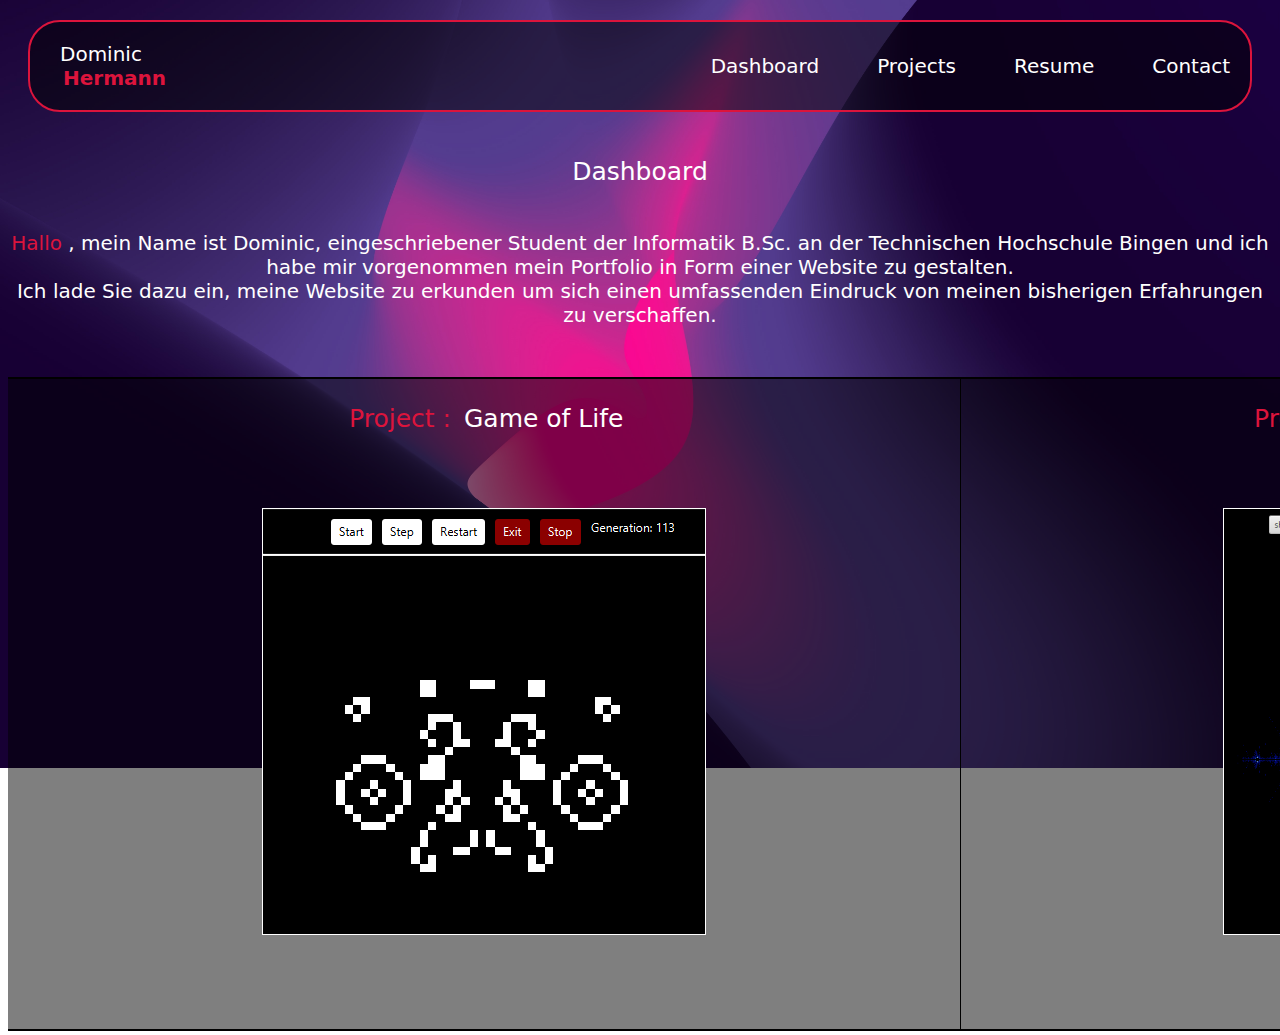
<file: index.html>
<!DOCTYPE html>
<html lang="en">
<head>
    <meta charset="UTF-8">
    <meta name="viewport" content="width=device-width, initial-scale=1.0">
    <title>Portfolio | Dominic Hermann</title>
    <link rel="stylesheet" href="styles.css">
</head>
<body>
    
    <!---Navigation-Bar-->
    <div class="nav-bar">
        <div class="logo"><span>Dominic </span><span class="surname">Hermann</span></div>
        <div class="nav-children nav child1"> <a href="index.html">Dashboard</a></div>
        <div class="nav-children nav child2"> <a href="projects.html">Projects</a> </div>
        <div class="nav-children nav child4"><a href="resume.html">Resume</a></div>
        <div class="nav-children nav child5"><a href="about.html">Contact</a></div>
    </div>

    <!---Dashboard-->
    <div class="dashboard">
        <div class="dash-item headline"><p>Dashboard</p></div>
        <div class="description">
            <p> <span style="color: crimson;">Hallo </span>, mein Name ist Dominic, eingeschriebener Student der Informatik B.Sc. an der Technischen Hochschule Bingen
            und ich habe mir vorgenommen mein Portfolio in Form einer Website zu gestalten. <br>
             Ich lade Sie dazu ein, meine Website zu erkunden um sich einen umfassenden Eindruck von meinen bisherigen Erfahrungen zu verschaffen.</p>
        </div>
        <div class="dash-item dash-item-content">
            <div class="content-item content-item1">
                <p class="content-item1-headline"><span class="cih1span">Project : </span>Game of Life</p>
                <img class="project-img" src="GameOfLife_pic.png" alt="">
            </div>
            <div class="content-item content-item2">
                <p class="content-item2-headline"><span class="cih1span">Project : </span>Mandelbrot-Julia-Set</p>
                <img class="project-img2" src="Mandelbrot_pic.png" alt="">
            </div>
        </div>
        
    </div>
    
    <script src="index.js"></script>
</body>
</html>
</file>
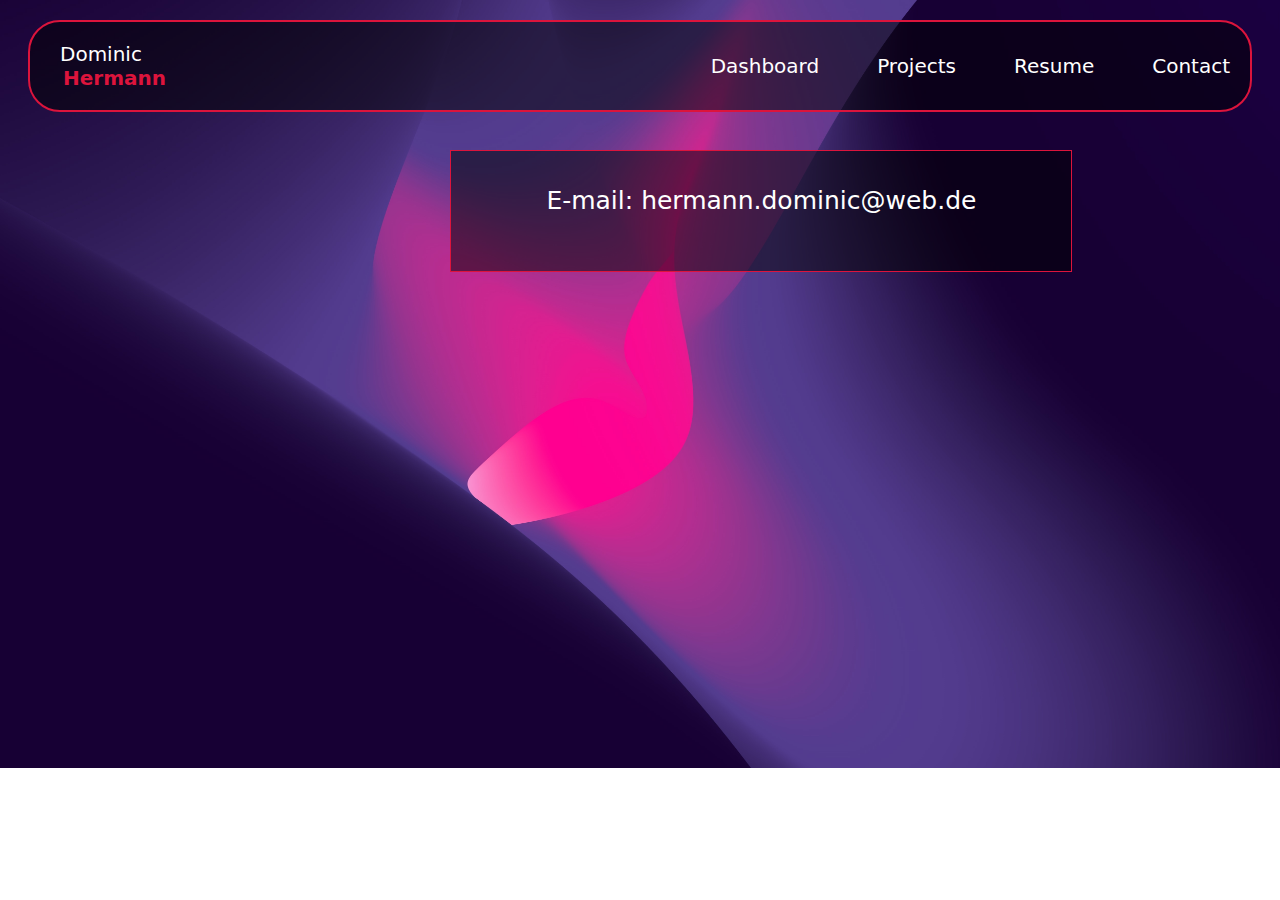
<file: about.html>
<!DOCTYPE html>
<html lang="en">
    <head>
        <meta charset="UTF-8">
        <meta name="viewport" content="width=device-width, initial-scale=1.0">
        <title>Portofile | Dominic Hermann</title>
        <link rel="stylesheet" href="styles.css">
    </head>
<body>

    <!---Navigation-Bar-->
    <div class="nav-bar">
        <div class="logo"><span>Dominic </span><span class="surname">Hermann</span></div>
        <div class="nav-children nav child1"> <a href="index.html">Dashboard</a></div>
        <div class="nav-children nav child2"> <a href="projects.html">Projects</a> </div>
        <div class="nav-children nav child4"><a href="resume.html">Resume</a></div>
        <div class="nav-children nav child5"><a href="about.html">Contact</a></div>
    </div>

    <div class="contact-info">
        <p>
            E-mail: hermann.dominic@web.de
        </p>
    </div>
    
    <script src="index.js"></script>
</body>
</html>
</file>
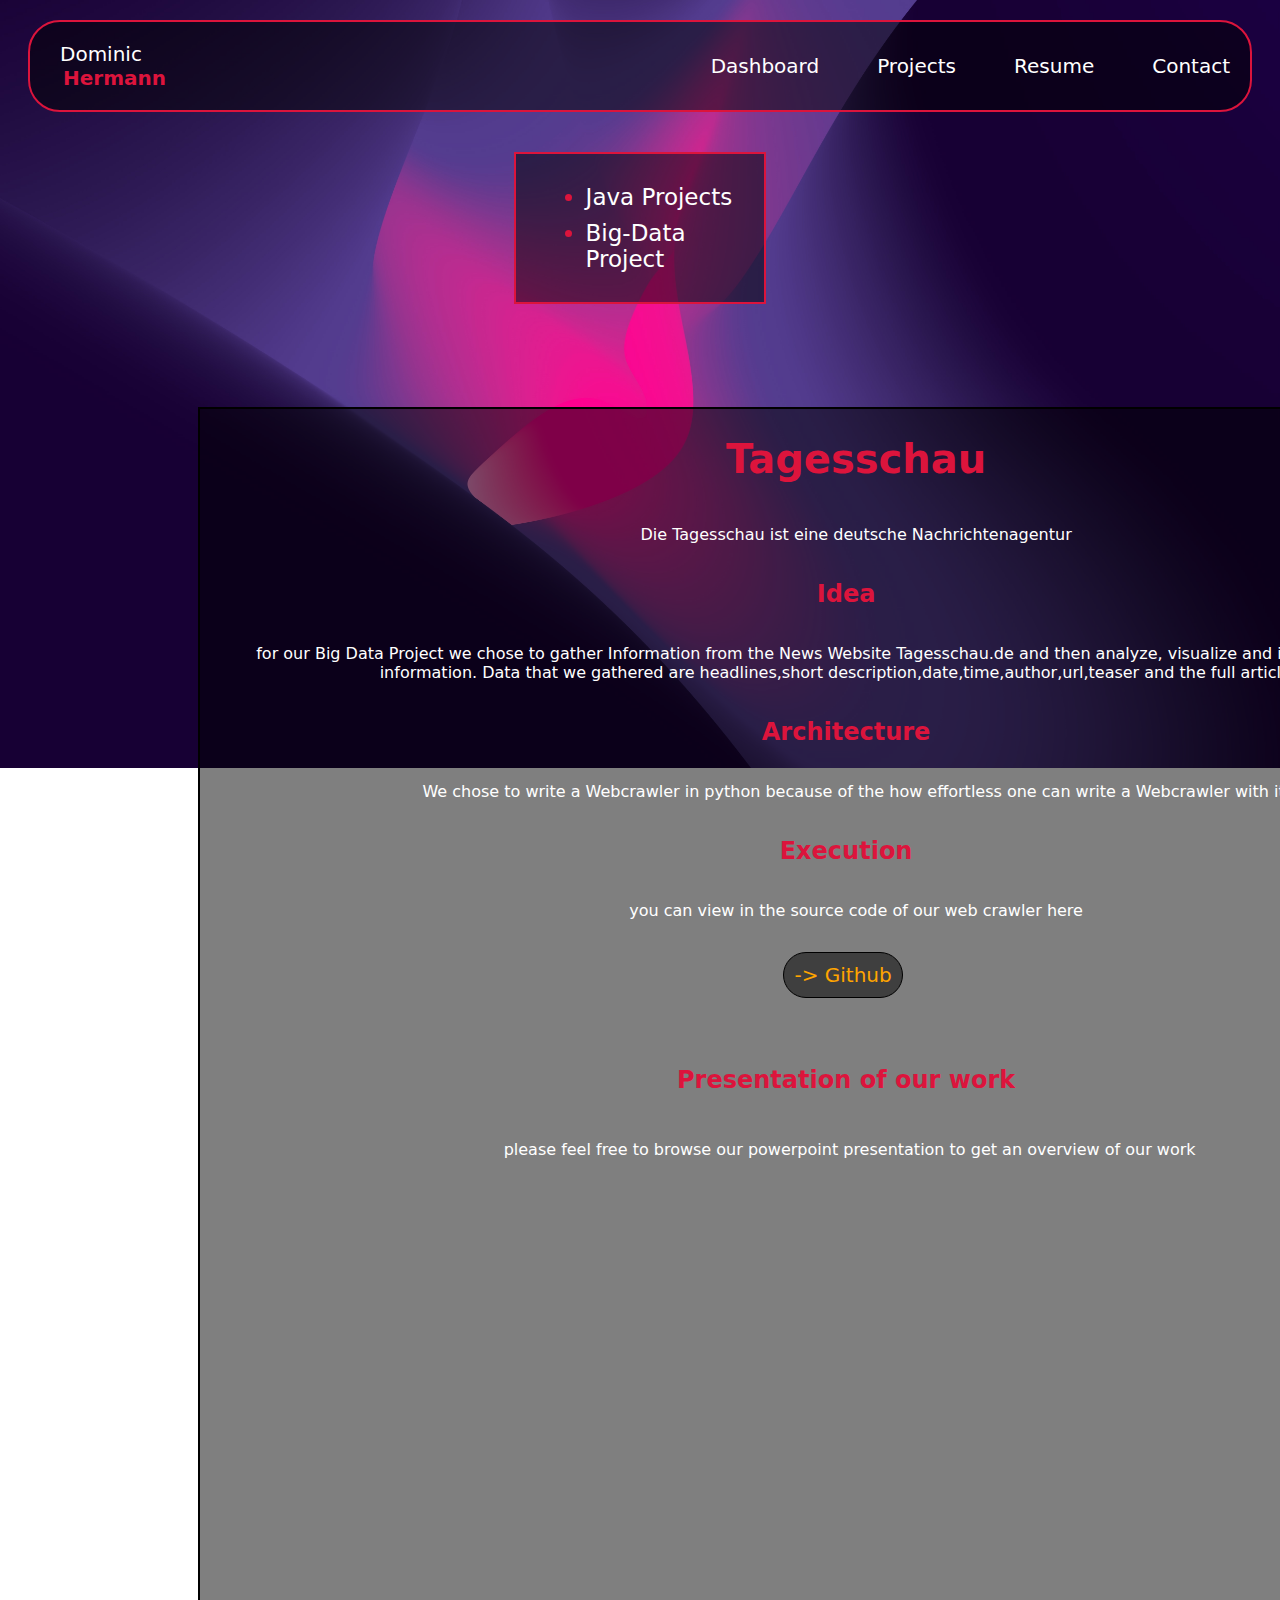
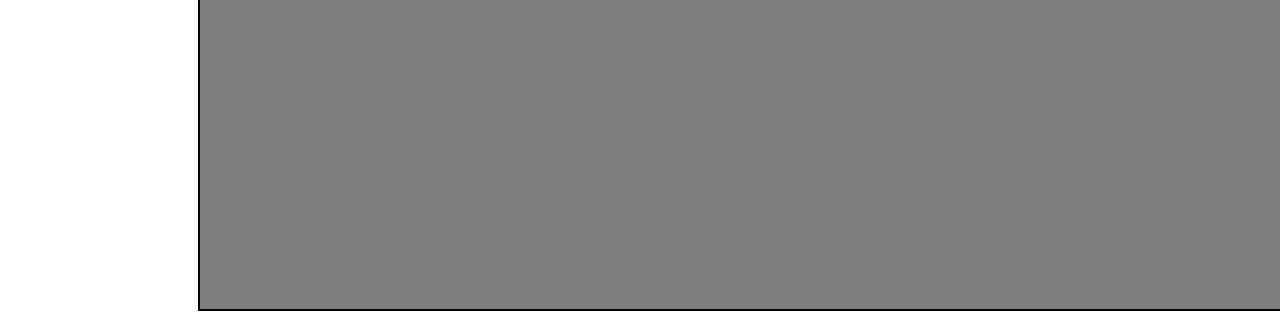
<file: projectbigdata.html>
<!DOCTYPE html>
<html lang="en">
    <head>
        <meta charset="UTF-8">
        <meta name="viewport" content="width=device-width, initial-scale=1.0">
        <title>Portofile | Dominic Hermann</title>
        <link rel="stylesheet" href="styles.css">
    </head>
<body>
    
    <div class="nav-bar">
        <div class="logo"><span>Dominic </span><span class="surname">Hermann</span></div>
        <div class="nav-children nav child1"> <a href="index.html">Dashboard</a></div>
        <div class="nav-children nav child2"> <a href="projects.html">Projects</a> </div>
        <div class="nav-children nav child4"><a href="resume.html">Resume</a></div>
        <div class="nav-children nav child5"><a href="about.html">Contact</a></div>
    </div>

    <!--Project Navigation--->
    <div class="game-of-life">

        <div class="navigation-projects">
            <ul>
                <li><a href="projects.html">Java Projects</a></li>
                <li><a href="projectbigdata.html">Big-Data Project</a></li>
            </ul>
        </div>

    <div class="gol-child gol-item1">
        <p>
           
        </p>
    </div>

    <!--Project Description-->
    <div class="project-tages">

        <div class="project-tages tages-item1">
            

            <h1>Tagesschau</h1>
            <p>
                Die Tagesschau ist eine deutsche Nachrichtenagentur 
            </p>

            
                <h2>Idea</h2>

                <p>
                for our Big Data Project we chose to gather Information from the News Website Tagesschau.de 
                and then analyze, visualize and interpret the gathered information. Data that we gathered
                are headlines,short description,date,time,author,url,teaser and the full article text.
                </p>

                <h2>Architecture</h2>
                <p>
                We chose to write a Webcrawler in python because of the how effortless one can write a Webcrawler with it.
                </p>

                <h2>Execution</h2>
                <p>
                 you can view in the source code of our web crawler here
                 <p style="justify-content: center;margin-left: -1%;" class="git-source"> <a href="https://github.com/IKobraa/Python-Webcrawler/blob/main/WebCrawlerT.py">-> Github</a></p>
                </p>

                <h2 class="pres-h2">Presentation of our work</h2>
                <p class="pres-p">
                please feel free to browse our powerpoint presentation to get an overview of our work
                </p>
                <iframe class="powerpoint-pres" src="https://azurethbingen-my.sharepoint.com/personal/dominic_hermann_th-bingen_de/_layouts/15/Doc.aspx?sourcedoc={ad6efb73-ca4e-42db-a6e7-d5f7824bd1e6}&amp;action=embedview&amp;wdAr=1.7777777777777777" width="1000px" height="1000px" frameborder="0">Dies ist ein eingebettetes <a target="_blank" href="https://office.com">Microsoft Office</a>-Dokument, unterstützt von <a target="_blank" href="https://office.com/webapps">Office</a>.</iframe>

           
        </div>

        <div class="project-tages tages-item2">

        </div>

    </div>
    <script src="index.js"></script>
</body>
</html>
</file>
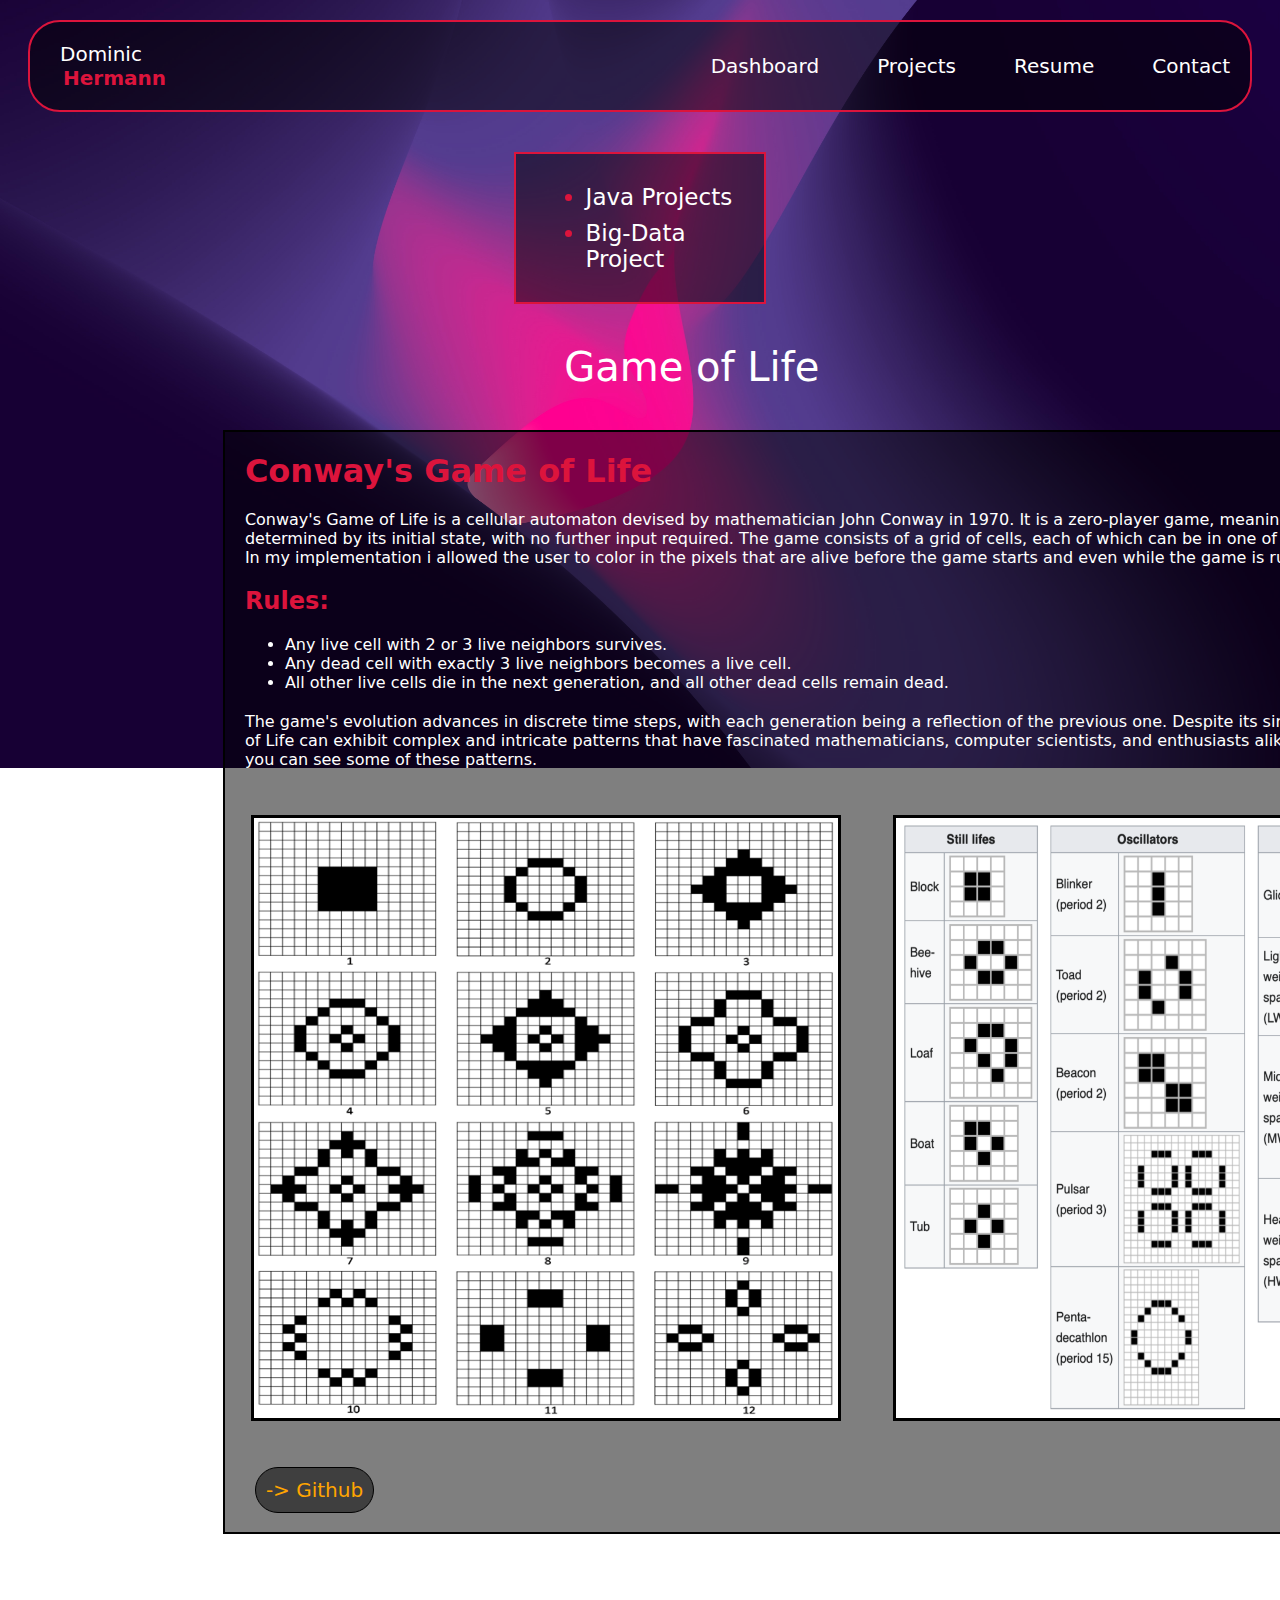
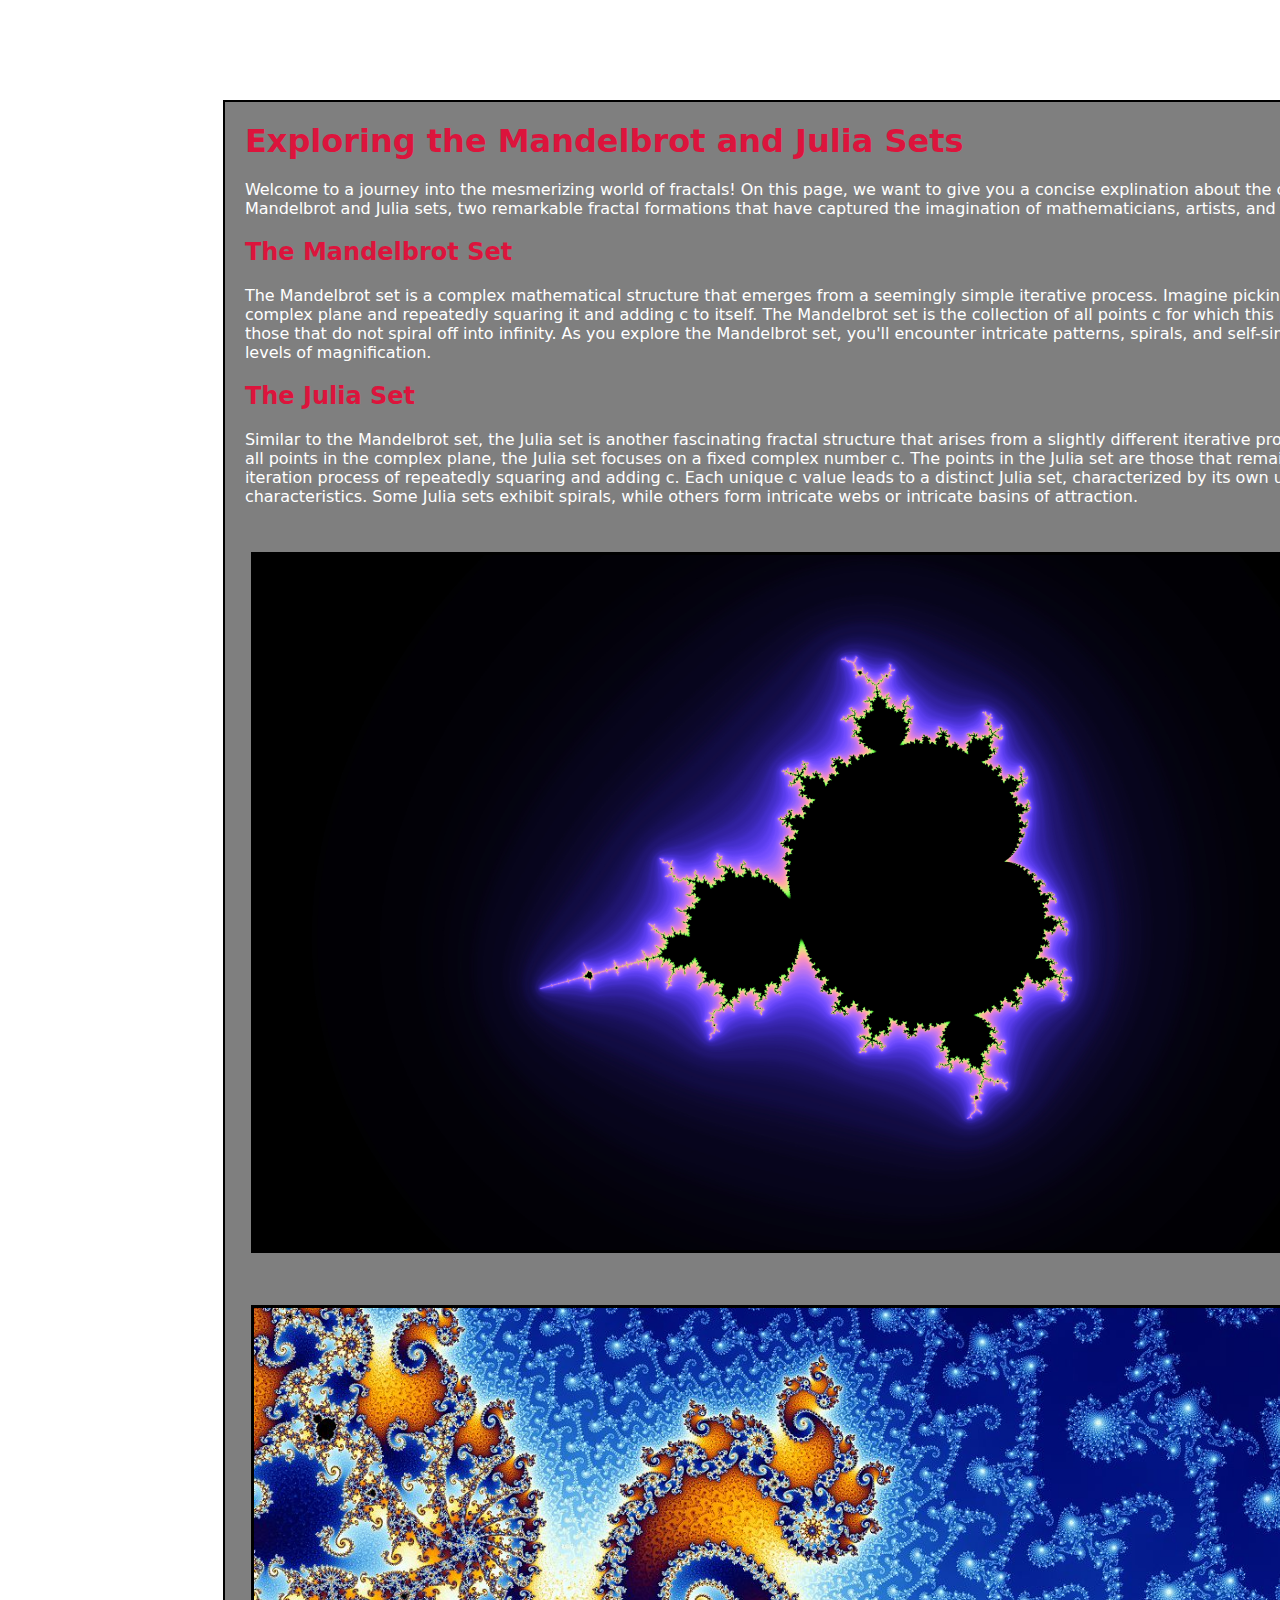
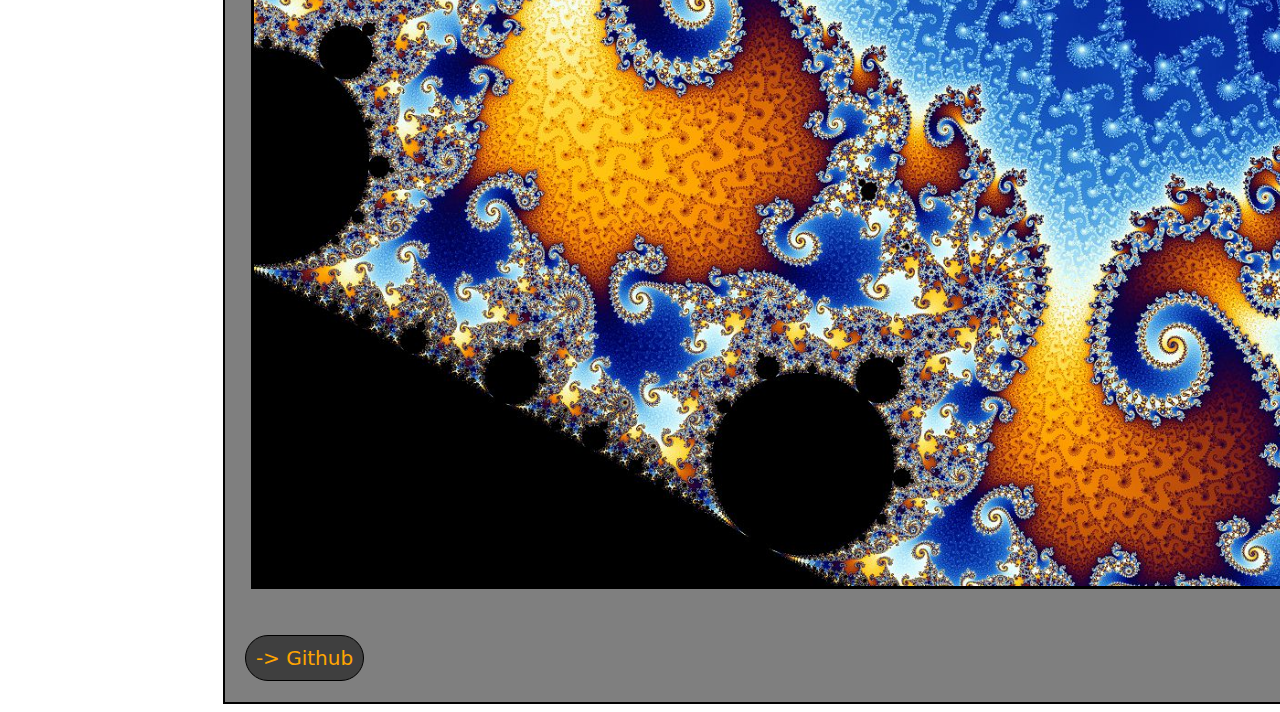
<file: projects.html>
<!DOCTYPE html>
<html lang="en">
    <head>
        <meta charset="UTF-8">
        <meta name="viewport" content="width=device-width, initial-scale=1.0">
        <title>Portofile | Dominic Hermann</title>
        <link rel="stylesheet" href="styles.css">
    </head>
<body>
     <!---Navigation-Bar-->
    <div class="nav-bar">
        <div class="logo"><span>Dominic </span><span class="surname">Hermann</span></div>
        <div class="nav-children nav child1"> <a href="index.html">Dashboard</a></div>
        <div class="nav-children nav child2"> <a href="projects.html">Projects</a> </div>
        <div class="nav-children nav child4"><a href="resume.html">Resume</a></div>
        <div class="nav-children nav child5"><a href="about.html">Contact</a></div>
    </div>

    <!---Game Of Life and Mandelbrot-Julia-Set description-->
    <div class="game-of-life">

            <div class="navigation-projects">
                <ul>
                    <li><a href="projects.html">Java Projects</a></li>
                    <li><a href="projectbigdata.html">Big-Data Project</a></li>
                </ul>
            </div>

        <div class="gol-child gol-item1">
            <p>
                Game of Life
            </p>
        </div>

        <!--Game Of Life-->
        <div class="gol-child gol-item2">

            <h1>Conway's Game of Life</h1>
            <p>
                Conway's Game of Life is a cellular automaton devised by mathematician John Conway in 1970.
                It is a zero-player game, meaning that its evolution is determined by its initial state, with no
                further input required. The game consists of a grid of cells, each of which can be in one of two
                states: alive or dead. In my implementation i allowed the user to color in the pixels that are alive
                before the game starts and even while the game is running.
            </p>
            <h2>Rules:</h2>
            <ul>
                <li>Any live cell with 2 or 3 live neighbors survives.</li>
                <li>Any dead cell with exactly 3 live neighbors becomes a live cell.</li>
                <li>All other live cells die in the next generation, and all other dead cells remain dead.</li>
            </ul>
            <p>
                The game's evolution advances in discrete time steps, with each generation being a reflection of the
                previous one. Despite its simple rules, Conway's Game of Life can exhibit complex and intricate patterns
                that have fascinated mathematicians, computer scientists, and enthusiasts alike. In the following picture 
                you can see some of these patterns.
            </p>
            
            <div class="images-gol">
                <img  src="patterns2gol.png" alt="">
                <img  src="patternsgol.png" alt="">
            </div>
            
            <p class="git-source"> <a href="https://github.com/IKobraa/GameOfLife">-> Github</a></p>

        </div>
        <div style="margin-left: 40%;font-size: 40px;color: white;margin-top: 20px;"><p>Mandelbrot-Julia-Set</p></div>

        <!--Mandelbrot-Julia-Set-->
        <div class="gol-child gol-item3">

            <div class="description-mandel-julia">
                <h1>Exploring the Mandelbrot and Julia Sets</h1>
                <p>
                    Welcome to a journey into the mesmerizing world of fractals! On this page, we want to give you a concise explination about the
                    captivating beauty of the Mandelbrot and Julia sets, two remarkable fractal formations that have captured the
                    imagination of mathematicians, artists, and enthusiasts alike.
                </p>
                <h2>The Mandelbrot Set</h2>
                <p>
                    The Mandelbrot set is a complex mathematical structure that emerges from a seemingly simple iterative process. Imagine
                    picking any point c in the complex plane and repeatedly squaring it and adding
                    c to itself. The Mandelbrot set is the collection of all points
                    c for which this process remains bounded—those that do not spiral off into infinity.
                    As you explore the Mandelbrot set, you'll encounter intricate patterns, spirals, and self-similar shapes at various
                    levels of magnification.
                </p>
                <h2>The Julia Set</h2>
                <p>
                    Similar to the Mandelbrot set, the Julia set is another fascinating fractal structure that arises from a slightly
                    different iterative process. Instead of exploring all points in the complex plane, the Julia set focuses on a fixed
                    complex number c. 
                    The points in the Julia set are those that remain bounded under the iteration process of repeatedly squaring and
                    adding c. Each unique
                    c value leads to a distinct Julia set, characterized by its own unique geometry and visual characteristics. Some Julia
                    sets exhibit spirals, while others form intricate webs or intricate basins of attraction.
                </p>

                <div class="mandel-julia-img">
                    <img src="newmandel.jpg" alt="">
                    <img src="julianew.jpg" alt="">
                </div>
                
                <p class="git-source"> <a href="https://github.com/IKobraa/MandelBrot-JuliaSet">-> Github</a></p>
            </div>

        </div>

    </div>
    <script src="index.js"></script>
</body>
</html>
</file>
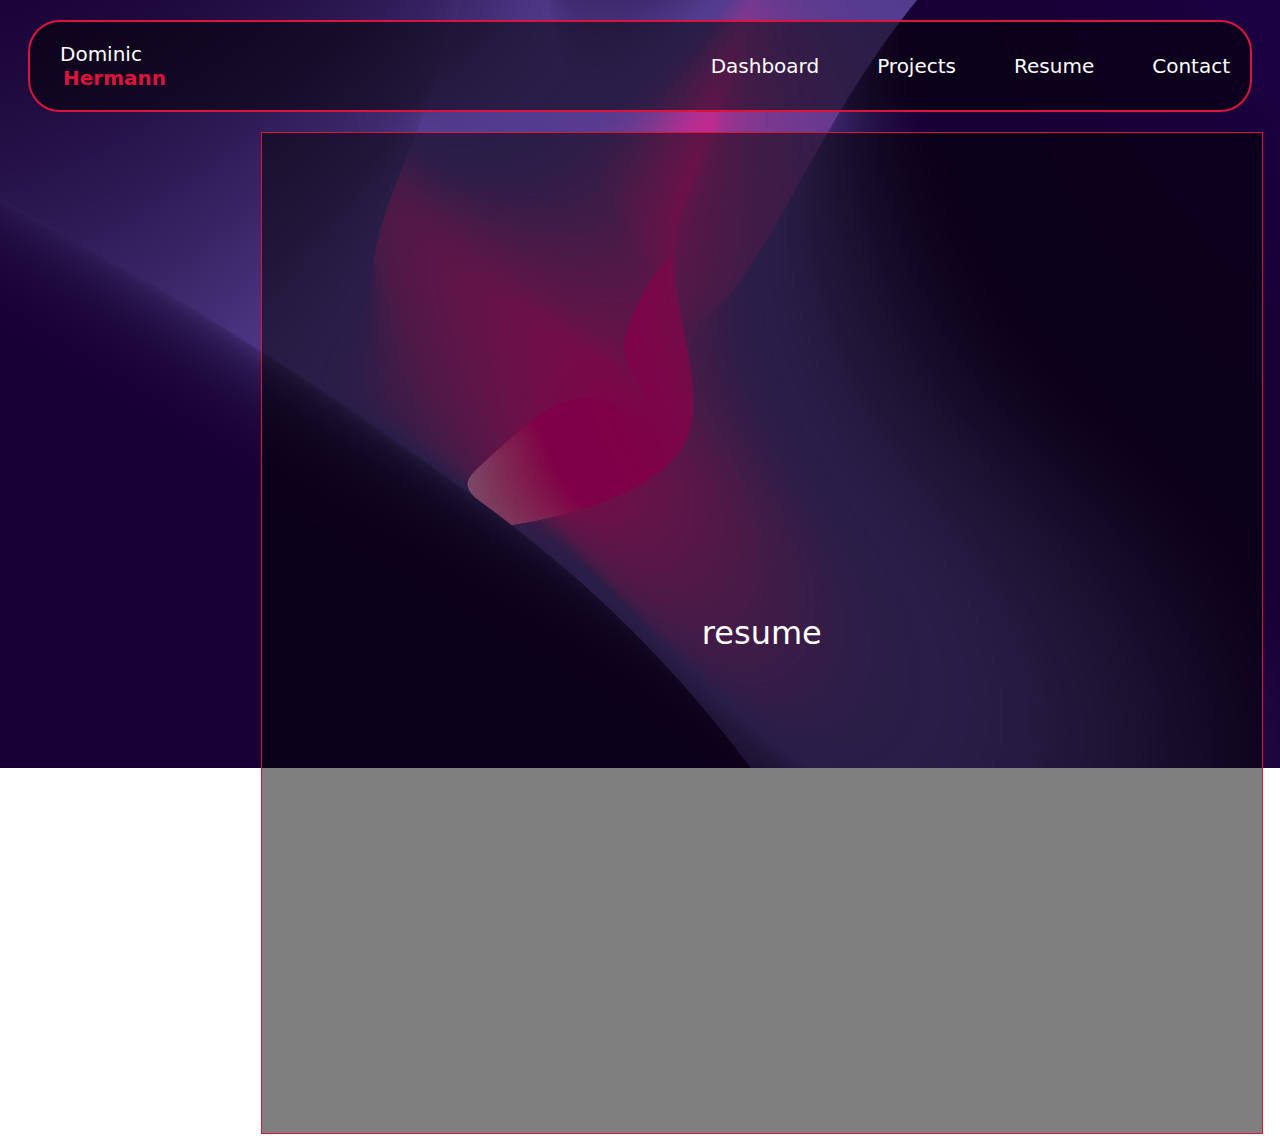
<file: resume.html>
<!DOCTYPE html>
<html lang="en">
    <head>
        <meta charset="UTF-8">
        <meta name="viewport" content="width=device-width, initial-scale=1.0">
        <title>Portofile | Dominic Hermann</title>
        <link rel="stylesheet" href="styles.css">
    </head>
<body>

     <!---Navigation-Bar-->
    <div class="nav-bar">
        <div class="logo"><span>Dominic </span><span class="surname">Hermann</span></div>
        <div class="nav-children nav child1"> <a href="index.html">Dashboard</a></div>
        <div class="nav-children nav child2"> <a href="projects.html">Projects</a> </div>
        <div class="nav-children nav child4"><a href="resume.html">Resume</a></div>
        <div class="nav-children nav child5"><a href="about.html">Contact</a></div>
    </div>
    <script src="index.js"></script>
    
    <div class="resume">
        <h1>resume</h1>
      <!--<img src="lebenslauf.png" alt="">-->
    </div>
</body>
</html>
</file>
<file: styles.css>
@import url('https://fonts.googleapis.com/css2?family=Roboto:wght@100&display=swap');

body {
    background-image: url(milad-fakurian-u8Jn2rzYIps-unsplash.jpg);
    background-repeat: no-repeat;
    background-attachment: fixed;
    background-size: 100%;
}

.nav-bar {
    display: flex;
    justify-content: flex-start;
    align-items: center;
    margin: 20px;
    border: solid 2px crimson;
    border-radius: 2em;
    background : rgba(0,0,0, 0.5);
    
}

.nav-children a{
    padding-left: 18px;
    display: flex;
    margin: 20px;
    font-size: 20px;
    font-family: system-ui, -apple-system, BlinkMacSystemFont, 'Segoe UI', Roboto, Oxygen, Ubuntu, Cantarell, 'Open Sans', 'Helvetica Neue', sans-serif;
    color: white;
    text-decoration: none;
    
}

.logo{
    margin: 20px;
    font-size: 20px;
    font-family: system-ui, -apple-system, BlinkMacSystemFont, 'Segoe UI', Roboto, Oxygen, Ubuntu, Cantarell, 'Open Sans', 'Helvetica Neue', sans-serif;
    margin-right: 450px;
    color: white;
    padding-left: 10px;
}

.surname{
    color:crimson;
    font-weight: bold;
    margin-left: 3px;
}

div.nav-bar div.nav-children a:hover{
    color:crimson;
}

.dashboard {
    display: flex;
    justify-content: center;
    flex-direction: column;
    color: white;
   

}

.dash-item {

    text-align: center;
    font-weight: bold;
    font-family: system-ui, -apple-system, BlinkMacSystemFont, 'Segoe UI', Roboto, Oxygen, Ubuntu, Cantarell, 'Open Sans', 'Helvetica Neue', sans-serif;
    font-size: 20px;

}

.headline{
    color: white;
    font-size: 25px;
    font-weight: 400;
}

.dash-item-content {
    display: flex;
    justify-content: flex-start;
    height: 650px;
    width: 1904px;
}

.content-item1 {
    border-top: solid 2px black;
    height: 650px;
    width: 952px;
    border-bottom: solid 2px black;
    background : rgba(0,0,0, 0.5);
}

.cih1span {
    color: crimson;
    margin: 5px;
}

.content-item1-headline {
    text-align: center;
    font-weight: 350;
    font-size: 25px;
}

.project-img {
    margin-top: 50px;
    border: solid 1px white;
 

}

.content-item2 {
    border-left: solid 1px black;
    border-top: solid 2px black;
    border-bottom: solid 2px black;
    height: 650px;
    width: 952px;
    background : rgba(0,0,0, 0.5);
}

.content-item2-headline {
    text-align: center;
    font-weight: 350;
    font-size: 25px;
}

.project-img2 {
    margin-top: 50px;
    height: 425px;
    width: 425px;
    border: solid 1px white;

}

.description {
    text-align: center;
    font-family: system-ui, -apple-system, BlinkMacSystemFont, 'Segoe UI', Roboto, Oxygen, Ubuntu, Cantarell, 'Open Sans', 'Helvetica Neue', sans-serif;
    font-size: 20px;
    margin-bottom: 30px;
}

.game-of-life {
    font-family: system-ui, -apple-system, BlinkMacSystemFont, 'Segoe UI', Roboto, Oxygen, Ubuntu, Cantarell, 'Open Sans', 'Helvetica Neue', sans-serif;
    display: flex;
    justify-content:flex-start;
    flex-direction: column;
}

.gol-item1{
    font-size: 40px;
    margin-left: 44%;
    color: white;
}

.gol-item2 {
    background-color: rgba(0, 0, 0, 0.5);
    border: solid 2px black;
    height: 1100px;
    width: 1300px;
    margin-left: 17%;
}

.gol-item2 p{
    color: white;
    text-align: left;
    margin: 20px;

}

.gol-item2 h1,h2 {
    margin: 20px;
    color: crimson;

}

ul {
    margin: 20px;
    color: white;
    
}

.images-gol {
    display: flex;

}

.images-gol img{
    display: flex;
    height: 600px;
    width: 600px;
    margin: 2%;
    border: solid 3px black;

}

p.git-source {
    display: flex;
    margin-left: 30px;
}

.git-source a{
    color: orange;
    text-decoration: none;
    font-size: 20px;
    border: solid 1px black;
    border-radius: 4em;
    padding: 10px;
    background-color: rgba(0, 0, 0, 0.5);
}

.gol-item3 {
    margin-top: 20px;
    background-color: rgba(0, 0, 0, 0.5);
    border: solid 2px black;
    height: 2200px;
    width: 1300px;
    margin-left: 17%;
}

.description-mandel-julia h1,h2 {
    margin: 20px;
    color: crimson;

}

.description-mandel-julia p {
    color: white;
    text-align: left;
    margin: 20px;
}

.mandel-julia-img {
    display: flex;
    justify-content: center;
    align-content: center;
    flex-direction: column;

}

.mandel-julia-img img {
    height: 90%;
    width: 90%;
    margin: 2%;
    border: solid 3px black;
}

.navigation-projects {
    margin-top: 20px;
    display: flex;
    margin-left: 40%;
    font-size: 23px;
    border: solid 2px crimson;
    border-radius: 0em;
    margin-right: 40%;
    justify-content: center;
    background-color: rgba(0, 0, 0, 0.5);

}

.navigation-projects li {
    color:crimson;
    margin: 10px;
}


.navigation-projects a {
    color: white;
    text-decoration: none;
    font-weight: 350;

}

.navigation-projects a:hover {
    color: crimson;
}

.resume {
    display: flex;
    width: 1000px;
    height: 1000px;
    background-color: rgba(0, 0, 0, 0.5);
    justify-content: center;
    align-items: center;
    margin-left: 20%;
    flex-direction: column;
    font-family: system-ui, -apple-system, BlinkMacSystemFont, 'Segoe UI', Roboto, Oxygen, Ubuntu, Cantarell, 'Open Sans', 'Helvetica Neue', sans-serif;
    border: solid 1px crimson;
}

.resume h1 {
    color: white;
    font-weight: 400;

}

.resume img {
    border: solid 2px black
}

.project-tages {
    font-family: system-ui, -apple-system, BlinkMacSystemFont, 'Segoe UI', Roboto, Oxygen, Ubuntu, Cantarell, 'Open Sans', 'Helvetica Neue', sans-serif;
    display: flex;
    justify-content:flex-start;
    flex-direction: column;
   
}

.tages-item1 {
    background-color: rgba(0, 0, 0, 0.5);
    border: solid 2px black;
    height: 1500px;
    width: 1300px;
    margin-top: 5%;
    margin-left: 15%;
}

.tages-item1 h1 {
    color: white;
    font-size: 40px;
    color: crimson;
    margin-left: 1%;
    text-align: center;
}

.tages-item1 h2 {
    margin-left: 1%;
    text-align: center;
}

.tages-item1 p {
    text-align: center;
    color: white;
    margin-left: 1%;

}

.powerpoint-pres {
    display: flex;
    align-items: center;
    justify-content: center;
    margin-left: 10%;
}

.tages-item1 h2.pres-h2 {
    text-align: center;
}

.tages-item1 p.pres-p {
    text-align: center;
    margin: 2%;
}
.contact-info {
    font-family: system-ui, -apple-system, BlinkMacSystemFont, 'Segoe UI', Roboto, Oxygen, Ubuntu, Cantarell, 'Open Sans', 'Helvetica Neue', sans-serif;
    display: flex;
    justify-content:center ;
    padding: 10px;
    background-color: rgba(0, 0, 0,0.5);
    height: 100px;
    width: 600px;
    margin-left: 35%;
    border: solid 1px crimson;
    margin-top: 3%;
}
.contact-info p{
    color: white;
    font-size: 25px;
    font-weight:100;
}
</file>
